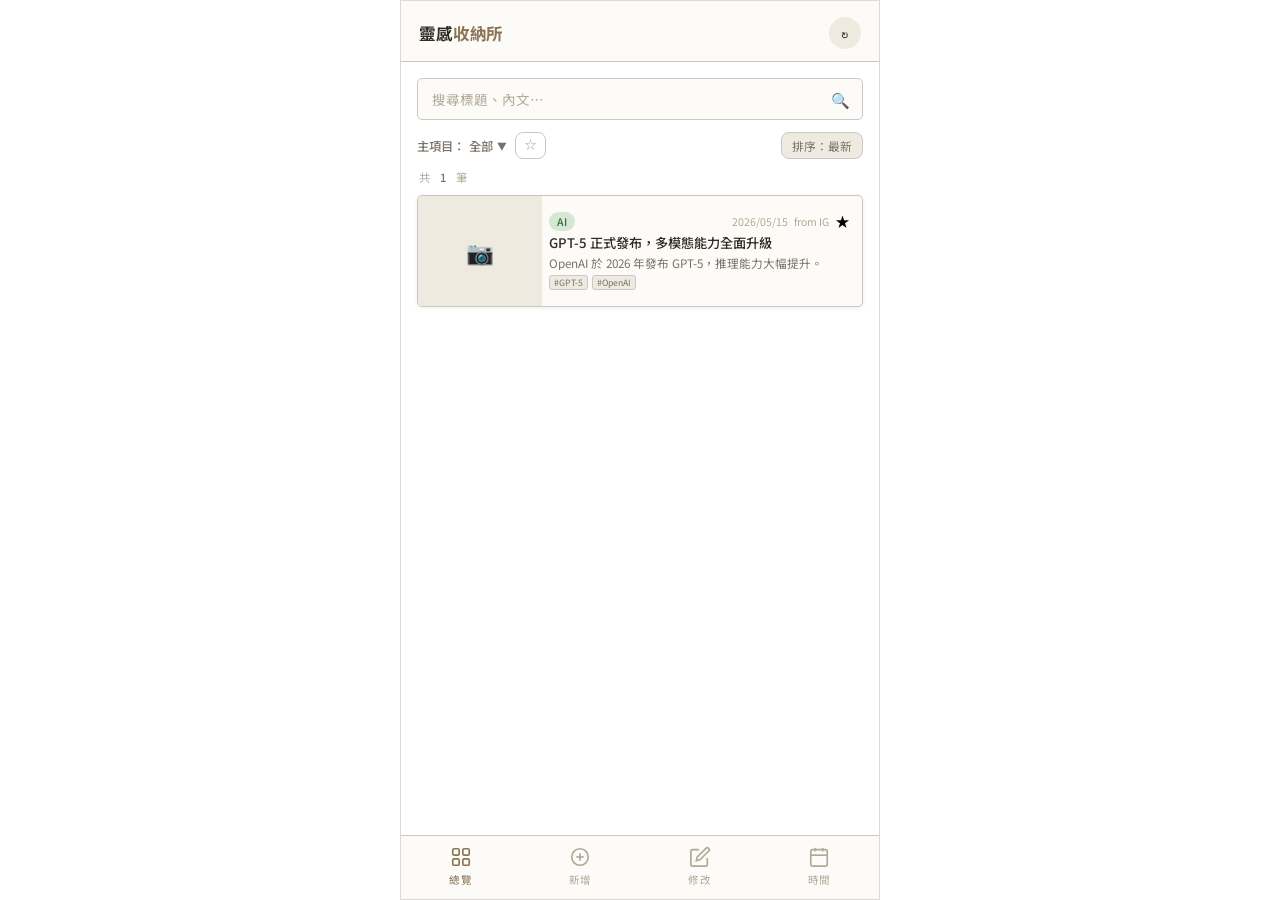
<file: index.html>
<!DOCTYPE html>
<html lang="zh-TW">
<head>
<meta charset="UTF-8">
<meta name="viewport" content="width=device-width, initial-scale=1">
<title>靈感收納所</title>
<link rel="stylesheet" href="style.css">
<style>
  .brand { font-size: 1.1rem; font-weight: 700; letter-spacing: -.01em; }
  .brand span { color: var(--accent); }
  .count-bar {
    font-size: .75rem;
    color: var(--text3);
    padding: 0 2px;
    display: flex; gap: 10px; flex-wrap: wrap;
  }
  .count-bar b { color: var(--text2); font-weight: 500; }
  .no-result { display: none; }
  .no-result.show { display: flex; }
  .list-wrap { display: flex; flex-direction: column; gap: 10px; }
</style>
</head>
<body>
<div class="app-wrap">

  <!-- top bar -->
  <header class="topbar">
    <div class="topbar-title brand">靈感<span>收納所</span></div>
    <button class="topbar-icon" title="重新整理" onclick="loadData()">↻</button>
  </header>

  <!-- page body -->
  <main class="page-body" id="pageBody">

    <!-- search -->
    <div class="search-wrap">
      <input type="search" id="searchInput" placeholder="搜尋標題、內文…" autocomplete="off">
      <span class="search-icon">🔍</span>
    </div>

    <!-- filter row -->
    <div class="filter-row">
      <span class="filter-label" id="filterToggle" onclick="toggleFilter()">
        主項目：<span id="filterLabelText">全部</span>
        <span class="arrow">▼</span>
      </span>
      <button class="star-filter-btn" id="starBtn" onclick="toggleStarFilter()" title="只看重要">☆</button>
      <span class="filter-spacer"></span>
      <button class="sort-btn" onclick="cycleSort()">排序：<span id="sortLabel">最新</span></button>
    </div>

    <!-- filter panel -->
    <div class="filter-panel" id="filterPanel">
      <div>
        <div class="filter-section-label">主分類</div>
        <div class="filter-chips" id="catChips">
          <span class="chip active" data-cat="">全部</span>
          <span class="chip" data-cat="ai">AI</span>
          <span class="chip" data-cat="aitool">AI工具</span>
          <span class="chip" data-cat="paper">論文</span>
          <span class="chip" data-cat="beauty">美妝</span>
          <span class="chip" data-cat="buy">想買</span>
          <span class="chip" data-cat="work">工作</span>
          <span class="chip" data-cat="other">其他</span>
        </div>
      </div>
      <div>
        <div class="filter-section-label">標籤篩選（可複選）</div>
        <div class="filter-chips" id="tagChips"></div>
      </div>
    </div>

    <!-- count -->
    <div class="count-bar" id="countBar"></div>

    <!-- card list -->
    <div class="list-wrap" id="listWrap"></div>

    <!-- empty state -->
    <div class="empty-state no-result" id="noResult">
      <span class="icon">🌿</span>
      目前沒有符合的項目<br>換個關鍵字或清除篩選試試
    </div>

  </main>

  <!-- bottom nav -->
  <nav class="bottom-nav">
    <a class="nav-item active" href="index.html">
      <svg viewBox="0 0 24 24" fill="none" stroke="currentColor" stroke-width="1.8"><rect x="3" y="3" width="7" height="7" rx="1.5"/><rect x="14" y="3" width="7" height="7" rx="1.5"/><rect x="3" y="14" width="7" height="7" rx="1.5"/><rect x="14" y="14" width="7" height="7" rx="1.5"/></svg>
      總覽
    </a>
    <a class="nav-item" href="add.html">
      <svg viewBox="0 0 24 24" fill="none" stroke="currentColor" stroke-width="1.8"><circle cx="12" cy="12" r="9"/><line x1="12" y1="8" x2="12" y2="16"/><line x1="8" y1="12" x2="16" y2="12"/></svg>
      新增
    </a>
    <a class="nav-item" href="edit.html">
      <svg viewBox="0 0 24 24" fill="none" stroke="currentColor" stroke-width="1.8"><path d="M11 4H4a2 2 0 00-2 2v14a2 2 0 002 2h14a2 2 0 002-2v-7"/><path d="M18.5 2.5a2.12 2.12 0 013 3L12 15l-4 1 1-4 9.5-9.5z"/></svg>
      修改
    </a>
    <a class="nav-item" href="date.html">
      <svg viewBox="0 0 24 24" fill="none" stroke="currentColor" stroke-width="1.8"><rect x="3" y="4" width="18" height="18" rx="2"/><line x1="16" y1="2" x2="16" y2="6"/><line x1="8" y1="2" x2="8" y2="6"/><line x1="3" y1="10" x2="21" y2="10"/></svg>
      時間
    </a>
  </nav>
</div>

<!-- toast -->
<div class="toast" id="toast"></div>

<script type="module">
import { getAll, toggleStar, cardHtml, CAT_MAP } from './data.js';

let allData = [];
let activeCat = '';
let activeTags = new Set();
let onlyStarred = false;
let sortMode = 'newest'; // newest | oldest | cat
const sortLabels = { newest:'最新', oldest:'最舊', cat:'分類' };

/* ── load & render ── */
// window.loadData = function() {
//   allData = getAll();
//   buildTagChips();
//   render();
// }
window.loadData = async function() {
  allData = await getAll({ forceRefresh: true });
  buildTagChips();
  render();
}

function buildTagChips() {
  const tagSet = new Set();
  allData.forEach(r => (r.tags||[]).forEach(t => tagSet.add(t)));
  const wrap = document.getElementById('tagChips');
  wrap.innerHTML = '';
  tagSet.forEach(t => {
    const c = document.createElement('span');
    c.className = 'chip' + (activeTags.has(t) ? ' active' : '');
    c.dataset.tag = t;
    c.textContent = '#' + t;
    c.onclick = () => {
      if (activeTags.has(t)) activeTags.delete(t);
      else activeTags.add(t);
      c.classList.toggle('active');
      render();
    };
    wrap.appendChild(c);
  });
}

function render() {
  const q = document.getElementById('searchInput').value.trim().toLowerCase();
  let list = allData.filter(r => {
    if (activeCat && r.category !== activeCat) return false;
    if (onlyStarred && !r.starred) return false;
    if (activeTags.size > 0 && !([...activeTags].every(t => (r.tags||[]).includes(t)))) return false;
    if (q) {
      const hay = (r.title + ' ' + r.summary + ' ' + (r.tags||[]).join(' ')).toLowerCase();
      if (!hay.includes(q)) return false;
    }
    return true;
  });

  if (sortMode === 'oldest') list = list.slice().sort((a,b) => (a.date||'').localeCompare(b.date||''));
  else if (sortMode === 'newest') list = list.slice().sort((a,b) => (b.date||'').localeCompare(a.date||''));
  else if (sortMode === 'cat') list = list.slice().sort((a,b) => (a.category||'').localeCompare(b.category||''));

  const wrap = document.getElementById('listWrap');
  const noRes = document.getElementById('noResult');
  if (list.length === 0) {
    wrap.innerHTML = '';
    noRes.classList.add('show');
  } else {
    noRes.classList.remove('show');
    wrap.innerHTML = list.map(r => cardHtml(r)).join('');
    bindCardEvents(wrap);
  }

  const countBar = document.getElementById('countBar');
  countBar.innerHTML = `共 <b>${list.length}</b> 筆` +
    (activeCat ? `・分類：<b>${CAT_MAP[activeCat]?.label||activeCat}</b>` : '') +
    (activeTags.size > 0 ? `・標籤：<b>${[...activeTags].join(', ')}</b>` : '') +
    (onlyStarred ? `・<b>⭐ 重要</b>` : '');
}

function bindCardEvents(wrap) {
  // star toggle
  wrap.querySelectorAll('.card-star').forEach(btn => {
    btn.onclick = e => {
      e.stopPropagation();
      const id = btn.dataset.id;
      const nowStarred = toggleStar(id);
      btn.textContent = nowStarred ? '★' : '☆';
      btn.classList.toggle('starred', nowStarred);
      btn.closest('.card').classList.toggle('starred', nowStarred);
      showToast(nowStarred ? '已標記重要 ⭐' : '取消標記');
      allData = getAll();
    };
  });
  // image click → url
  wrap.querySelectorAll('.card-img-wrap').forEach(el => {
    el.onclick = () => {
      const url = el.dataset.url;
      if (url && url !== '#') window.open(url, '_blank');
    };
  });
  // card body click → edit
  wrap.querySelectorAll('.card').forEach(card => {
    card.querySelector('.card-body').onclick = () => {
      location.href = 'edit.html?id=' + card.dataset.id;
    };
  });
}

/* ── filter / sort controls ── */
window.toggleFilter = function() {
  const panel = document.getElementById('filterPanel');
  const toggle = document.getElementById('filterToggle');
  panel.classList.toggle('open');
  toggle.classList.toggle('open');
}

document.getElementById('catChips').addEventListener('click', e => {
  const chip = e.target.closest('.chip');
  if (!chip) return;
  document.querySelectorAll('#catChips .chip').forEach(c => c.classList.remove('active'));
  chip.classList.add('active');
  activeCat = chip.dataset.cat;
  document.getElementById('filterLabelText').textContent =
    activeCat ? (CAT_MAP[activeCat]?.label || activeCat) : '全部';
  render();
});

window.toggleStarFilter = function() {
  onlyStarred = !onlyStarred;
  document.getElementById('starBtn').classList.toggle('active', onlyStarred);
  document.getElementById('starBtn').textContent = onlyStarred ? '★' : '☆';
  render();
}

const sortCycle = ['newest','oldest','cat'];
window.cycleSort = function() {
  const idx = (sortCycle.indexOf(sortMode) + 1) % sortCycle.length;
  sortMode = sortCycle[idx];
  document.getElementById('sortLabel').textContent = sortLabels[sortMode];
  render();
}

document.getElementById('searchInput').addEventListener('input', render);

/* ── toast ── */
function showToast(msg) {
  const t = document.getElementById('toast');
  t.textContent = msg;
  t.classList.add('show');
  setTimeout(() => t.classList.remove('show'), 1800);
}

/* ── init ── */
loadData();
</script>
</body>
</html>
</file>
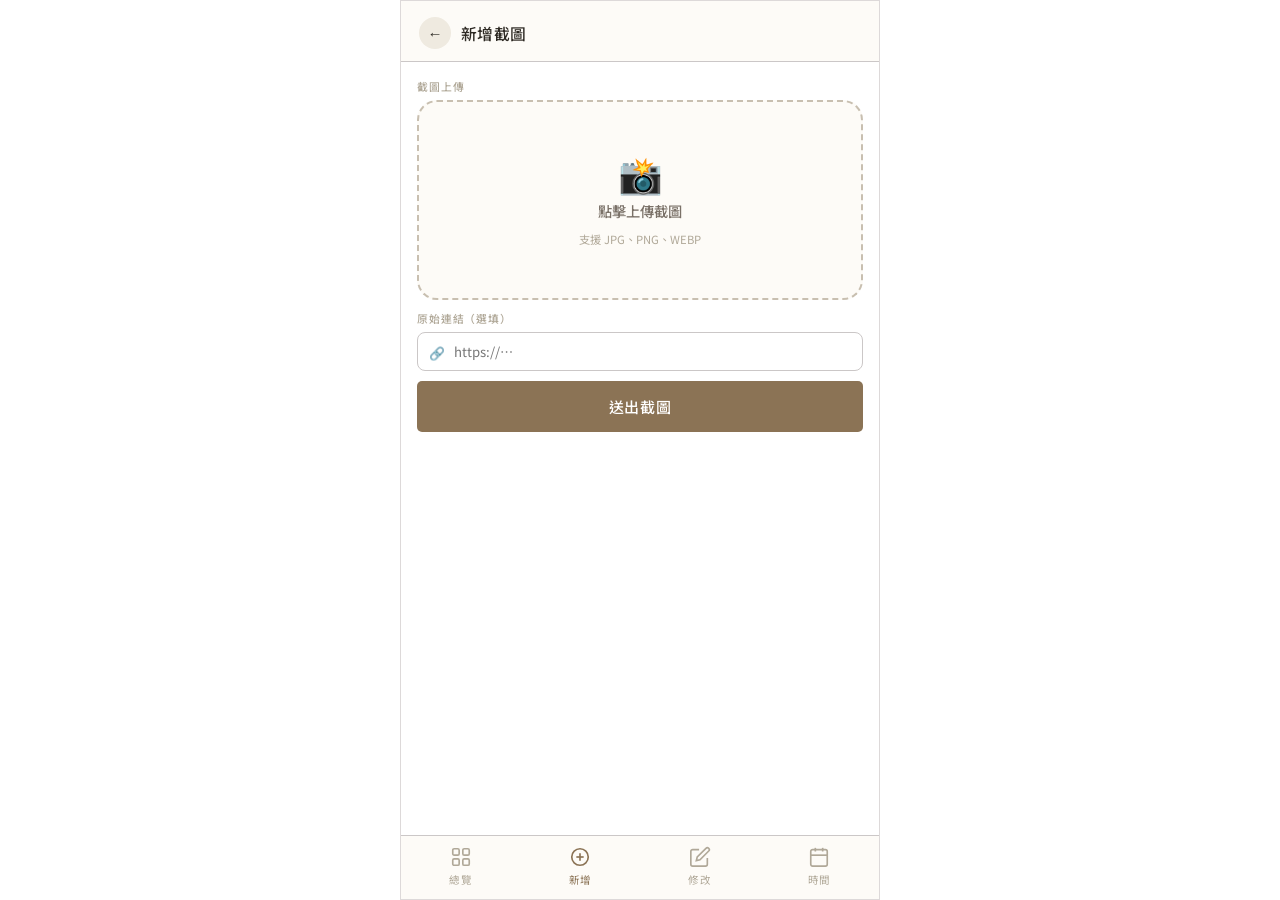
<file: add.html>
<!DOCTYPE html>
<html lang="zh-TW">
<head>
<meta charset="UTF-8">
<meta name="viewport" content="width=device-width, initial-scale=1">
<title>新增 — 靈感收納所</title>
<link rel="stylesheet" href="style.css">
<style>
  /* ── Upload Zone ── */
  .upload-zone {
    border: 2px dashed var(--border2);
    border-radius: var(--radius-lg);
    min-height: 200px;
    display: flex;
    flex-direction: column;
    align-items: center;
    justify-content: center;
    gap: 10px;
    cursor: pointer;
    transition: border-color .2s, background .2s;
    background: var(--surface);
    position: relative;
    overflow: hidden;
  }
  .upload-zone:hover,
  .upload-zone.drag-over { border-color: var(--accent); background: var(--bg2); }
  .upload-zone input[type=file] {
    position: absolute; inset: 0;
    opacity: 0; cursor: pointer;
    width: 100%; height: 100%;
  }
  .upload-zone .up-icon { font-size: 2.4rem; line-height: 1; }
  .upload-zone .up-title {
    font-size: .95rem; font-weight: 500; color: var(--text2);
  }
  .upload-zone .up-hint {
    font-size: .75rem; color: var(--text3);
  }
  .upload-zone .up-preview {
    width: 100%; height: 100%;
    object-fit: cover;
    position: absolute; inset: 0;
    display: none;
  }
  .upload-zone.has-img .up-preview { display: block; }
  .upload-zone.has-img .up-icon,
  .upload-zone.has-img .up-title,
  .upload-zone.has-img .up-hint { display: none; }

  /* overlay badge on preview */
  .preview-overlay {
    position: absolute; bottom: 0; left: 0; right: 0;
    padding: 8px 12px;
    background: linear-gradient(transparent, rgba(0,0,0,.5));
    color: #fff; font-size: .75rem;
    display: none;
    align-items: center; gap: 6px;
  }
  .upload-zone.has-img .preview-overlay { display: flex; }
  .preview-overlay button {
    margin-left: auto;
    background: rgba(255,255,255,.2);
    border: 1px solid rgba(255,255,255,.4);
    border-radius: 8px;
    color: #fff; font-size: .72rem;
    padding: 2px 10px; cursor: pointer;
  }
  .preview-overlay button:hover { background: rgba(255,255,255,.35); }

  /* ── URL field ── */
  .url-wrap {
    position: relative;
  }
  .url-wrap .url-prefix {
    position: absolute; left: 12px; top: 50%;
    transform: translateY(-50%);
    color: var(--text3); font-size: .85rem;
    pointer-events: none;
  }
  .url-wrap input {
    padding-left: 36px !important;
  }

  /* ── Status card ── */
  .status-card {
    background: var(--surface);
    border: 1px solid var(--border);
    border-radius: var(--radius);
    padding: 14px 16px;
    display: none;
    flex-direction: column;
    gap: 8px;
  }
  .status-card.show { display: flex; }
  .status-row {
    display: flex; align-items: center; gap: 10px;
    font-size: .82rem; color: var(--text2);
  }
  .status-dot {
    width: 8px; height: 8px; border-radius: 50%;
    background: var(--border2); flex-shrink: 0;
    transition: background .3s;
  }
  .status-dot.done  { background: #4CAF50; }
  .status-dot.active { background: var(--accent); animation: pulse .8s ease infinite alternate; }
  .status-dot.error { background: #E53935; }
  @keyframes pulse { from { opacity:.4; } to { opacity:1; } }

  /* ── Submit button variants ── */
  .btn-submit-wrap { display: flex; flex-direction: column; gap: 8px; }
  .btn-submit {
    width: 100%; padding: 15px;
    background: var(--accent);
    color: #fff; border: none;
    border-radius: var(--radius);
    font-family: inherit; font-size: 1rem;
    font-weight: 500; letter-spacing: .04em;
    cursor: pointer; transition: background .15s, transform .1s;
    display: flex; align-items: center; justify-content: center; gap: 8px;
  }
  .btn-submit:hover { background: var(--accent2); }
  .btn-submit:active { transform: scale(.98); }
  .btn-submit:disabled { opacity: .55; pointer-events: none; }

  .btn-spinner {
    width: 16px; height: 16px;
    border: 2px solid rgba(255,255,255,.4);
    border-top-color: #fff;
    border-radius: 50%;
    animation: spin .6s linear infinite;
    display: none;
  }
  .btn-submit.loading .btn-spinner { display: block; }
  .btn-submit.loading .btn-label::after { content: '處理中…'; }
  .btn-submit:not(.loading) .btn-label::after { content: '送出截圖'; }
  @keyframes spin { to { transform: rotate(360deg); } }

  /* success state */
  .btn-submit.success {
    background: #4CAF50;
    pointer-events: none;
  }

  /* ── Section heading ── */
  .section-label {
    font-size: .72rem; font-weight: 500;
    color: var(--text3); letter-spacing: .08em;
    text-transform: uppercase;
  }
</style>
</head>
<body>
<div class="app-wrap">

  <header class="topbar">
    <button class="topbar-icon" onclick="history.back()" title="返回">←</button>
    <div class="topbar-title">新增截圖</div>
  </header>

  <main class="page-body">

    <!-- 圖片上傳 -->
    <div style="display:flex;flex-direction:column;gap:6px;">
      <span class="section-label">截圖上傳</span>
      <div class="upload-zone" id="uploadZone">
        <!-- <input type="file" accept="image/*" id="imgInput" capture="environment"> -->
        <input type="file" accept="image/*" id="imgInput">
        <span class="up-icon">📸</span>
        <span class="up-title">點擊上傳截圖</span>
        <span class="up-hint">支援 JPG、PNG、WEBP</span>
        <img id="imgPreview" class="up-preview" alt="預覽">
        <div class="preview-overlay">
          <span id="previewName">圖片已選取</span>
          <button onclick="clearImage(event)">重新選擇</button>
        </div>
      </div>
    </div>

    <!-- 網址（選填） -->
    <div style="display:flex;flex-direction:column;gap:6px;">
      <span class="section-label">原始連結（選填）</span>
      <div class="url-wrap">
        <span class="url-prefix">🔗</span>
        <input class="form-input" type="url" id="urlInput" placeholder="https://…">
      </div>
    </div>

    <!-- 狀態卡片 -->
    <div class="status-card" id="statusCard">
      <div class="status-row">
        <div class="status-dot" id="s1"></div>
        <span id="s1-text">等待送出…</span>
      </div>
      <div class="status-row">
        <div class="status-dot" id="s2"></div>
        <span id="s2-text">等待 Ollama 辨識圖片…</span>
      </div>
      <div class="status-row">
        <div class="status-dot" id="s3"></div>
        <span id="s3-text">等待寫入 Notion…</span>
      </div>
    </div>

    <!-- 送出按鈕 -->
    <div class="btn-submit-wrap">
      <button class="btn-submit" id="submitBtn" onclick="submitForm()">
        <div class="btn-spinner"></div>
        <span class="btn-label"></span>
      </button>
    </div>

  </main>

  <nav class="bottom-nav">
    <a class="nav-item" href="index.html">
      <svg viewBox="0 0 24 24" fill="none" stroke="currentColor" stroke-width="1.8"><rect x="3" y="3" width="7" height="7" rx="1.5"/><rect x="14" y="3" width="7" height="7" rx="1.5"/><rect x="3" y="14" width="7" height="7" rx="1.5"/><rect x="14" y="14" width="7" height="7" rx="1.5"/></svg>
      總覽
    </a>
    <a class="nav-item active" href="add.html">
      <svg viewBox="0 0 24 24" fill="none" stroke="currentColor" stroke-width="1.8"><circle cx="12" cy="12" r="9"/><line x1="12" y1="8" x2="12" y2="16"/><line x1="8" y1="12" x2="16" y2="12"/></svg>
      新增
    </a>
    <a class="nav-item" href="edit.html">
      <svg viewBox="0 0 24 24" fill="none" stroke="currentColor" stroke-width="1.8"><path d="M11 4H4a2 2 0 00-2 2v14a2 2 0 002 2h14a2 2 0 002-2v-7"/><path d="M18.5 2.5a2.12 2.12 0 013 3L12 15l-4 1 1-4 9.5-9.5z"/></svg>
      修改
    </a>
    <a class="nav-item" href="date.html">
      <svg viewBox="0 0 24 24" fill="none" stroke="currentColor" stroke-width="1.8"><rect x="3" y="4" width="18" height="18" rx="2"/><line x1="16" y1="2" x2="16" y2="6"/><line x1="8" y1="2" x2="8" y2="6"/><line x1="3" y1="10" x2="21" y2="10"/></svg>
      時間
    </a>
  </nav>
</div>

<div class="toast" id="toast"></div>

<script>
/* ─────────────────────────────────────────
   ⚙️  設定：改成你的 n8n Webhook URL
───────────────────────────────────────── */
// const N8N_WEBHOOK_URL = 'http://localhost:5678/webhook-test/add-screenshot';
const N8N_WEBHOOK_URL = 'https://rebate-analyst-athletes-ultimate.trycloudflare.com/webhook/add-screenshot_1';

/* ── Image handling ── */
let imgBase64 = '';
let imgMimeType = 'image/jpeg';

const imgInput   = document.getElementById('imgInput');
const imgPreview = document.getElementById('imgPreview');
const uploadZone = document.getElementById('uploadZone');

imgInput.addEventListener('change', () => {
  const file = imgInput.files[0];
  if (!file) return;
  imgMimeType = file.type || 'image/jpeg';
  document.getElementById('previewName').textContent = file.name;
  const reader = new FileReader();
  reader.onload = e => {
    imgBase64 = e.target.result; // full data URL
    imgPreview.src = imgBase64;
    uploadZone.classList.add('has-img');
  };
  reader.readAsDataURL(file);
});

// drag-and-drop
uploadZone.addEventListener('dragover', e => { e.preventDefault(); uploadZone.classList.add('drag-over'); });
uploadZone.addEventListener('dragleave', () => uploadZone.classList.remove('drag-over'));
uploadZone.addEventListener('drop', e => {
  e.preventDefault();
  uploadZone.classList.remove('drag-over');
  const file = e.dataTransfer.files[0];
  if (!file || !file.type.startsWith('image/')) return;
  imgInput.files = e.dataTransfer.files; // not always writable; handle via DataTransfer
  imgMimeType = file.type;
  document.getElementById('previewName').textContent = file.name;
  const reader = new FileReader();
  reader.onload = ev => {
    imgBase64 = ev.target.result;
    imgPreview.src = imgBase64;
    uploadZone.classList.add('has-img');
  };
  reader.readAsDataURL(file);
});

window.clearImage = function(e) {
  e.stopPropagation();
  imgBase64 = '';
  imgPreview.src = '';
  uploadZone.classList.remove('has-img');
  imgInput.value = '';
};

/* ── Status helpers ── */
function setStatus(step, state, text) {
  // step: 1|2|3, state: ''|'active'|'done'|'error'
  const dot = document.getElementById('s' + step);
  const txt = document.getElementById('s' + step + '-text');
  dot.className = 'status-dot ' + state;
  if (text) txt.textContent = text;
}

/* ── Submit ── */
window.submitForm = async function() {
  if (!imgBase64) { showToast('請先上傳截圖 📸'); return; }

  const btn = document.getElementById('submitBtn');
  btn.classList.add('loading');
  btn.disabled = true;

  // show status card
  const card = document.getElementById('statusCard');
  card.classList.add('show');
  setStatus(1, 'active', '正在上傳圖片…');
  setStatus(2, '', '等待 Ollama 辨識圖片…');
  setStatus(3, '', '等待寫入 Notion…');

  // strip the "data:image/xxx;base64," prefix → raw base64
  const rawBase64 = imgBase64.split(',')[1];
  const url = document.getElementById('urlInput').value.trim();

  try {
    setStatus(1, 'done', '圖片已上傳 ✓');
    setStatus(2, 'active', '辨識中…');

    const res = await fetch(N8N_WEBHOOK_URL, {
      method: 'POST',
      // headers: { 'Content-Type': 'application/json' },
      headers: { 
        'Content-Type': 'application/json',
        'ngrok-skip-browser-warning': '1',   // ← 加這行
      },
      body: JSON.stringify({
        image_base64: rawBase64,
        image_mime:   imgMimeType,
        source_url:   url,
        submitted_at: new Date().toISOString(),
      }),
    });

    if (!res.ok) throw new Error('HTTP ' + res.status);

    setStatus(2, 'done', 'Ollama 辨識完成 ✓');
    setStatus(3, 'active', '寫入 Notion 中…');

    // n8n handles everything; if it returns we consider Notion done
    // (optionally read response body for confirmation)
    await res.json().catch(() => ({}));

    setStatus(3, 'done', '已成功寫入 Notion ✓');
    btn.classList.remove('loading');
    btn.classList.add('success');
    btn.innerHTML = '✅ 完成！';

    showToast('✅ 已送出，n8n 處理中！');
    setTimeout(() => location.href = 'index.html', 1500);

  } catch (err) {
    console.error(err);
    setStatus(2, 'error', '發生錯誤：' + err.message);
    btn.classList.remove('loading');
    btn.disabled = false;
    showToast('❌ 送出失敗，請確認 n8n 是否運行中');
  }
};

/* ── Toast ── */
function showToast(msg) {
  const t = document.getElementById('toast');
  t.textContent = msg;
  t.classList.add('show');
  setTimeout(() => t.classList.remove('show'), 2200);
}
</script>
</body>
</html>
</file>
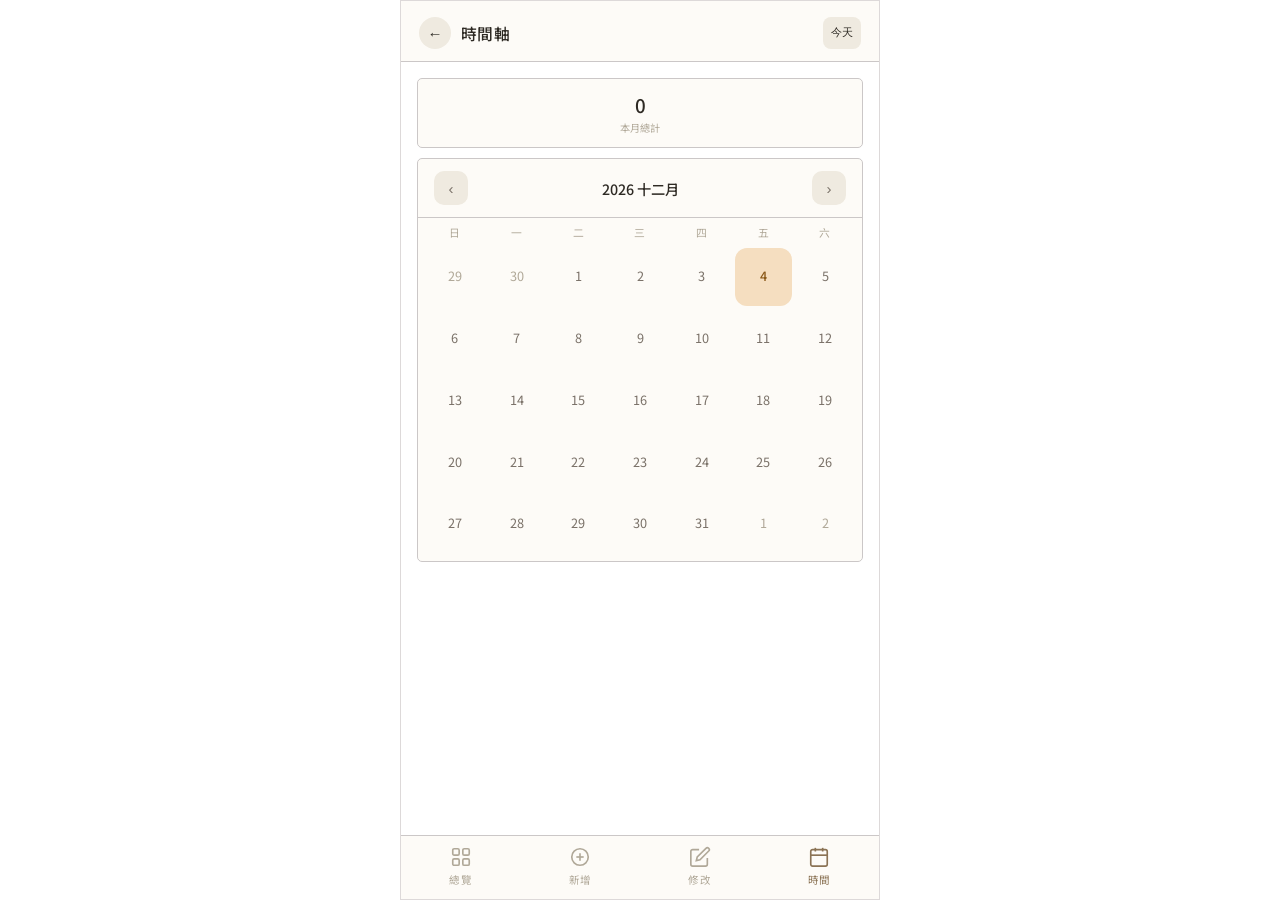
<file: date.html>
<!DOCTYPE html>
<html lang="zh-TW">
<head>
<meta charset="UTF-8">
<meta name="viewport" content="width=device-width, initial-scale=1">
<title>時間 — 靈感收納所</title>
<link rel="stylesheet" href="style.css">
<style>
  /* ── calendar cell overrides ── */
  .cal-grid { display: grid; grid-template-columns: repeat(7,1fr); padding: 0 8px 8px; gap: 4px; }
  .cal-dow  { text-align:center; font-size:.72rem; color:var(--text3); padding:6px 0 4px; border-bottom:none; letter-spacing:.04em; }
  .cal-nav  { width:34px; height:34px; border-radius:10px; background:var(--bg2); border:none; cursor:pointer; color:var(--text2); font-size:1rem; display:flex; align-items:center; justify-content:center; transition:background .15s; }
  .cal-nav:hover { background:var(--bg3); }

  .cal-cell {
    aspect-ratio: 1;
    border-radius: 12px;
    display: flex; flex-direction: column; align-items: center; justify-content: center;
    cursor: pointer; transition: background .12s, transform .1s;
    border: none; padding: 0; min-height: unset; background: transparent;
  }
  .cal-cell:hover { background: var(--bg2); }
  .day-num { font-size:.85rem; color:var(--text2); width:auto; height:auto; display:block; line-height:1; }
  .cal-cell.other-month .day-num { color:var(--text3); }

  /* has records → mint */
  .cal-cell.has-records           { background:#C8E6C8; }
  .cal-cell.has-records .day-num  { color:#3A6B3A; font-weight:500; }
  .cal-cell.has-records:hover     { background:#B0D8B0; }
  .day-count { font-size:.65rem; color:#3A6B3A; line-height:1; margin-top:3px; }

  /* today → amber */
  .cal-cell.today                 { background:#F5DEC0 !important; }
  .cal-cell.today .day-num        { color:#8B5A1A !important; font-weight:500; }
  .cal-cell.today .day-count      { color:#8B5A1A !important; }
  .cal-cell.today:hover           { background:#EDD0A8 !important; }

  /* selected */
  .cal-cell.selected              { background:#9FD4A0 !important; transform:scale(.95); }
  .cal-cell.selected .day-num     { color:#285028 !important; font-weight:500; }

  /* day detail */
  .day-detail { border-top:1px solid var(--border); padding:14px; }
  .day-detail-title { font-size:.82rem; font-weight:500; color:var(--text2); margin-bottom:10px; }
  .day-detail-list  { display:flex; flex-direction:column; gap:8px; }
  .no-day { font-size:.82rem; color:var(--text3); text-align:center; padding:20px 0; }

  .month-summary {
    background: var(--surface);
    border: 1px solid var(--border);
    border-radius: var(--radius);
    padding: 12px 14px;
    display: flex;
    gap: 12px;
    flex-wrap: wrap;
  }
  .month-stat {
    display: flex; flex-direction: column; align-items: center;
    flex: 1; min-width: 64px;
  }
  .month-stat .stat-num  { font-size: 1.25rem; font-weight: 500; color: var(--text); }
  .month-stat .stat-label{ font-size: .68rem;  color: var(--text3); margin-top: 2px; }
</style>
</head>
<body>
<div class="app-wrap">

  <header class="topbar">
    <button class="topbar-icon" onclick="history.back()" title="返回">←</button>
    <div class="topbar-title">時間軸</div>
    <button class="topbar-icon" onclick="goToday()" title="今天" style="font-size:.72rem;font-weight:500;width:auto;padding:0 8px;border-radius:8px;">今天</button>
  </header>

  <main class="page-body">

    <!-- month summary -->
    <div class="month-summary" id="monthSummary">
      <div class="month-stat"><div class="stat-num" id="totalCount">0</div><div class="stat-label">本月總計</div></div>
       </div>

    <!-- calendar -->
    <div class="cal-wrap">
      <div class="cal-header">
        <button class="cal-nav" onclick="prevMonth()">‹</button>
        <div class="cal-title" id="calTitle"></div>
        <button class="cal-nav" onclick="nextMonth()">›</button>
      </div>
      <div class="cal-grid" id="calGrid"></div>
      <!-- day detail -->
      <div class="day-detail" id="dayDetail" style="display:none;">
        <div class="day-detail-title" id="dayDetailTitle"></div>
        <div class="day-detail-list" id="dayDetailList"></div>
      </div>
    </div>

  </main>

  <nav class="bottom-nav">
    <a class="nav-item" href="index.html">
      <svg viewBox="0 0 24 24" fill="none" stroke="currentColor" stroke-width="1.8"><rect x="3" y="3" width="7" height="7" rx="1.5"/><rect x="14" y="3" width="7" height="7" rx="1.5"/><rect x="3" y="14" width="7" height="7" rx="1.5"/><rect x="14" y="14" width="7" height="7" rx="1.5"/></svg>
      總覽
    </a>
    <a class="nav-item" href="add.html">
      <svg viewBox="0 0 24 24" fill="none" stroke="currentColor" stroke-width="1.8"><circle cx="12" cy="12" r="9"/><line x1="12" y1="8" x2="12" y2="16"/><line x1="8" y1="12" x2="16" y2="12"/></svg>
      新增
    </a>
    <a class="nav-item" href="edit.html">
      <svg viewBox="0 0 24 24" fill="none" stroke="currentColor" stroke-width="1.8"><path d="M11 4H4a2 2 0 00-2 2v14a2 2 0 002 2h14a2 2 0 002-2v-7"/><path d="M18.5 2.5a2.12 2.12 0 013 3L12 15l-4 1 1-4 9.5-9.5z"/></svg>
      修改
    </a>
    <a class="nav-item active" href="date.html">
      <svg viewBox="0 0 24 24" fill="none" stroke="currentColor" stroke-width="1.8"><rect x="3" y="4" width="18" height="18" rx="2"/><line x1="16" y1="2" x2="16" y2="6"/><line x1="8" y1="2" x2="8" y2="6"/><line x1="3" y1="10" x2="21" y2="10"/></svg>
      時間
    </a>
  </nav>
</div>

<script type="module">
import { getAll, CAT_MAP } from './data.js';

const DOW = ['日','一','二','三','四','五','六'];
const MONTHS_TW = ['一月','二月','三月','四月','五月','六月','七月','八月','九月','十月','十一月','十二月'];

// let allData = getAll();
let allData = [];
const today = new Date();
let viewYear  = today.getFullYear();
let viewMonth = today.getMonth(); // 0-indexed
let selectedDate = null;

/* build a map: "YYYY-MM-DD" → records[] */
function buildDateMap() {
  const map = {};
  allData.forEach(r => {
    const key = (r.date||r.createdAt||'').slice(0,10).replace(/\//g,'-');
    if (!key) return;
    if (!map[key]) map[key] = [];
    map[key].push(r);
  });
  return map;
}

/* ── render calendar ── */
function renderCalendar() {
  const dateMap = buildDateMap();
  const titleEl = document.getElementById('calTitle');
  titleEl.textContent = `${viewYear} ${MONTHS_TW[viewMonth]}`;

  const grid = document.getElementById('calGrid');

  // DOW headers
  const dowHtml = DOW.map(d => `<div class="cal-dow">${d}</div>`).join('');

  // first day of month
  const firstDay = new Date(viewYear, viewMonth, 1).getDay();
  const daysInMonth = new Date(viewYear, viewMonth+1, 0).getDate();
  const prevDays = new Date(viewYear, viewMonth, 0).getDate();

  let cells = '';

  // prev month filler
  for (let i = firstDay - 1; i >= 0; i--) {
    cells += `<div class="cal-cell other-month"><div class="day-num">${prevDays - i}</div></div>`;
  }

  // current month
  for (let d = 1; d <= daysInMonth; d++) {
    const key = `${viewYear}-${String(viewMonth+1).padStart(2,'0')}-${String(d).padStart(2,'0')}`;
    const dayRecords = dateMap[key] || [];
    const count    = dayRecords.length;
    const isToday  = viewYear===today.getFullYear() && viewMonth===today.getMonth() && d===today.getDate();
    const isSel    = selectedDate === key;
    const hasRec   = count > 0;

    const classes = [
      'cal-cell',
      hasRec   ? 'has-records' : '',
      isToday  ? 'today'       : '',
      isSel    ? 'selected'    : '',
    ].filter(Boolean).join(' ');

    cells += `<div class="${classes}" data-key="${key}" onclick="selectDay('${key}')">
      <div class="day-num">${d}</div>
      ${hasRec ? `<div class="day-count">${count}</div>` : ''}
    </div>`;
  }

  // next month filler
  const total = firstDay + daysInMonth;
  const remaining = total % 7 === 0 ? 0 : 7 - (total % 7);
  for (let d = 1; d <= remaining; d++) {
    cells += `<div class="cal-cell other-month"><div class="day-num">${d}</div></div>`;
  }

  grid.innerHTML = dowHtml + cells;

  // update month summary
  const monthPrefix = `${viewYear}-${String(viewMonth+1).padStart(2,'0')}`;
  const monthRecords = allData.filter(r => {
    const k = (r.date||r.createdAt||'').slice(0,7).replace(/\//g,'-');
    return k === monthPrefix;
  });
  // document.getElemenntBytById('totalCount').textContent  = monthRecords.length;
  // document.getElementById('aiCount').textContent     = monthRecords.filter(r=>r.category==='ai').length;
  // document.getElementById('paperCount').textContent  = monthRecords.filter(r=>r.category==='paper').length;
  // document.getElementById('beautyCount').textContent = monthRecords.filter(r=>r.category==='beauty').length;
  // document.getElemeId('buyCount').textContent    = monthRecords.filter(r=>r.category==='buy').length;
  document.getElementById('totalCount').textContent = monthRecords.length;

// re-select if day still visible
if (selectedDate) showDayDetail(selectedDate, dateMap[selectedDate]||[]);
  // re-select if day still visible
  // if (selectedDate) showDayDetail(selectedDate, dateMap[selectedDate]||[]);
}

/* ── day detail ── */
window.selectDay = function(key) {
  const dateMap = buildDateMap();
  if (selectedDate === key) {
    // toggle off
    selectedDate = null;
    document.getElementById('dayDetail').style.display = 'none';
    renderCalendar();
    return;
  }
  selectedDate = key;
  renderCalendar();
  showDayDetail(key, dateMap[key]||[]);
};

function showDayDetail(key, records) {
  const panel = document.getElementById('dayDetail');
  const [y,m,d] = key.split('-');
  document.getElementById('dayDetailTitle').textContent = `${parseInt(m)}月${parseInt(d)}日 新增 ${records.length} 項`;
  const list = document.getElementById('dayDetailList');

  if (records.length === 0) {
    list.innerHTML = '<div class="no-day">這天沒有紀錄</div>';
  } else {
    list.innerHTML = records.map(r => {
      const cat = CAT_MAP[r.category]||CAT_MAP.other;
      const imgHtml = r.image
        ? `<img src="${r.image}" alt="">`
        : '📷';
      return `<div class="mini-card" onclick="location.href='edit.html?id=${r.id}'">
        <div class="mini-card-img">${imgHtml}</div>
        <div class="mini-card-body">
          <div class="mini-card-title">${r.title||'（無標題）'}</div>
          <div class="mini-card-sub">
            <span class="cat-badge ${cat.cls}" style="font-size:.65rem;padding:1px 6px;">${cat.label}</span>
            ${r.source ? ' · ' + r.source : ''}
            ${r.starred ? ' · ★' : ''}
          </div>
        </div>
      </div>`;
    }).join('');
  }
  panel.style.display = 'block';
  setTimeout(() => panel.scrollIntoView({ behavior:'smooth', block:'nearest' }), 80);
}

/* ── nav ── */
window.prevMonth = function() {
  viewMonth--;
  if (viewMonth < 0) { viewMonth = 11; viewYear--; }
  selectedDate = null;
  document.getElementById('dayDetail').style.display='none';
  renderCalendar();
};
window.nextMonth = function() {
  viewMonth++;
  if (viewMonth > 11) { viewMonth = 0; viewYear++; }
  selectedDate = null;
  document.getElementById('dayDetail').style.display='none';
  renderCalendar();
};
window.goToday = function() {
  viewYear = today.getFullYear(); viewMonth = today.getMonth();
  selectedDate = null;
  document.getElementById('dayDetail').style.display='none';
  renderCalendar();
};

/* ── init ── */
(async () => {
  allData = await getAll({ forceRefresh: true });
  renderCalendar();
})();
</script>
</body>
</html>
</file>
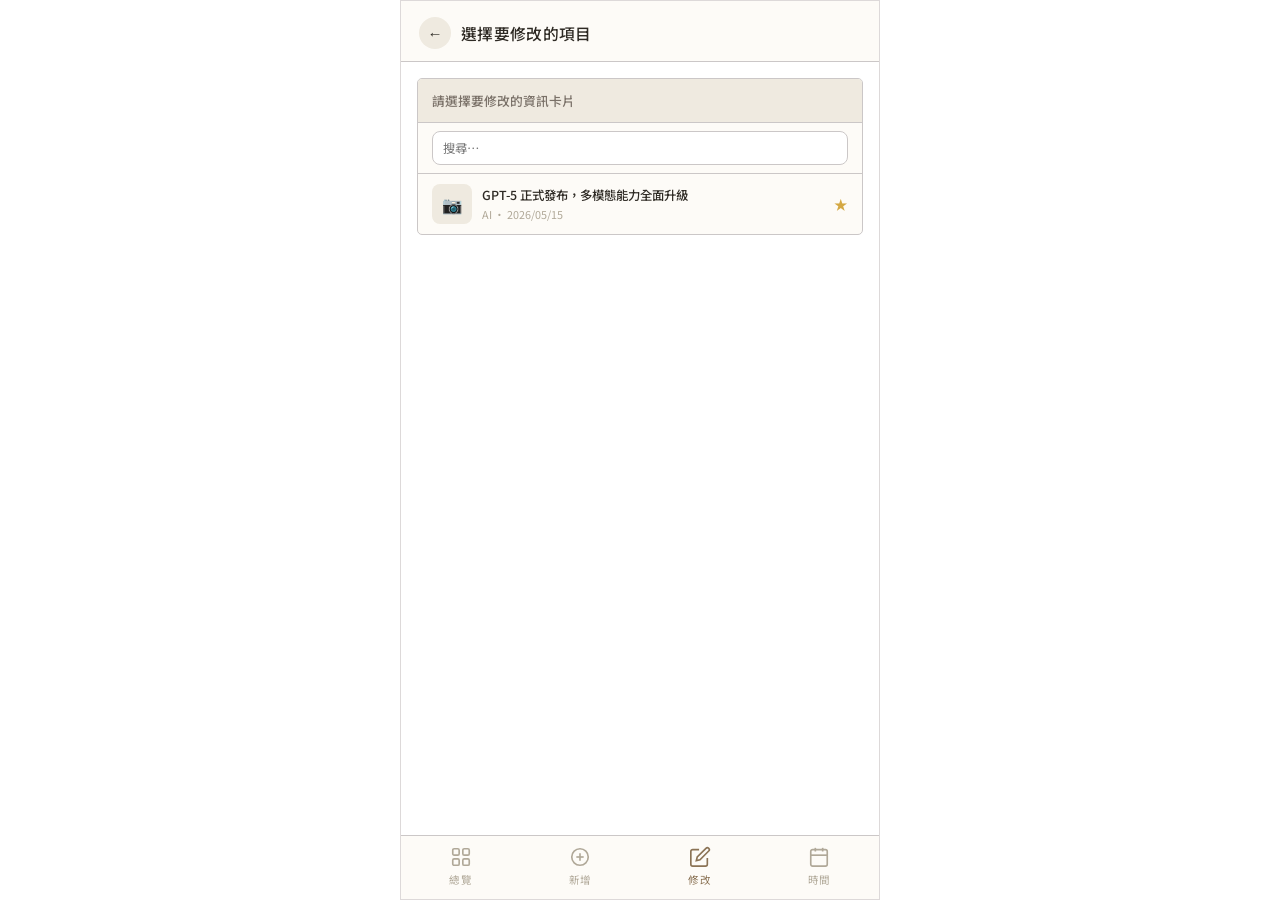
<file: edit.html>
<!DOCTYPE html>
<html lang="zh-TW">
<head>
<meta charset="UTF-8">
<meta name="viewport" content="width=device-width, initial-scale=1">
<title>修改 — 靈感收納所</title>
<link rel="stylesheet" href="style.css">
<style>
  .img-thumb { width: 100%; border-radius: var(--radius-sm); object-fit: cover; max-height: 180px; display: none; }
  .img-thumb.show { display: block; }
  .edit-list-wrap { display: flex; flex-direction: column; gap: 10px; }

  /* Select item to edit */
  .edit-picker {
    background: var(--surface);
    border: 1px solid var(--border);
    border-radius: var(--radius);
    overflow: hidden;
  }
  .edit-picker-header {
    padding: 12px 14px;
    font-size: .85rem;
    font-weight: 500;
    color: var(--text2);
    border-bottom: 1px solid var(--border);
    background: var(--bg2);
  }
  .edit-pick-item {
    display: flex;
    align-items: center;
    gap: 10px;
    padding: 10px 14px;
    border-bottom: 1px solid var(--border);
    cursor: pointer;
    transition: background .12s;
  }
  .edit-pick-item:last-child { border-bottom: none; }
  .edit-pick-item:hover { background: var(--bg2); }
  .edit-pick-item.selected { background: #F0E8DC; }
  .edit-pick-thumb {
    width: 40px; height: 40px; border-radius: 8px;
    background: var(--bg2); flex-shrink: 0;
    overflow: hidden; display: flex; align-items: center; justify-content: center; font-size: 1.1rem;
  }
  .edit-pick-thumb img { width:100%; height:100%; object-fit:cover; }
  .edit-pick-info { flex: 1; min-width: 0; }
  .edit-pick-title { font-size: .83rem; font-weight: 500; overflow: hidden; white-space: nowrap; text-overflow: ellipsis; }
  .edit-pick-sub   { font-size: .72rem; color: var(--text3); margin-top: 2px; }

  .form-section { display: none; }
  .form-section.visible { display: flex; }

  .hint { font-size: .74rem; color: var(--text3); margin-top: 3px; }
  .search-pick { padding: 8px 14px; border-bottom: 1px solid var(--border); }
  .search-pick input {
    width:100%; border:1px solid var(--border); border-radius:var(--radius-sm);
    padding:7px 10px; font-family:inherit; font-size:.83rem;
    color:var(--text); outline:none; background:var(--bg);
  }
  .search-pick input:focus { border-color: var(--accent2); }
</style>
</head>
<body>
<div class="app-wrap">

  <header class="topbar">
    <button class="topbar-icon" onclick="handleBack()" title="返回">←</button>
    <div class="topbar-title" id="topTitle">選擇要修改的項目</div>
  </header>

  <main class="page-body">

    <!-- Step 1: picker -->
    <div class="edit-picker" id="pickerWrap">
      <div class="edit-picker-header">請選擇要修改的資訊卡片</div>
      <div class="search-pick">
        <input type="search" id="pickSearch" placeholder="搜尋…" oninput="filterPicker()">
      </div>
      <div id="pickList"></div>
    </div>

    <!-- Step 2: form (hidden until item selected) -->
    <div class="form-section" id="editForm">

      <div class="form-group">
        <label class="form-label">📷 圖片</label>
        <div class="upload-area" id="uploadArea">
          <input type="file" accept="image/*" id="imgInput">
          <span class="up-icon" id="upIcon">📂</span>
          <span class="up-text" id="upText">點擊更換圖片</span>
          <img id="imgThumb" class="img-thumb" alt="預覽">
        </div>
      </div>

      <div class="form-group">
        <label class="form-label">🔗 原始網址</label>
        <input class="form-input" type="url" id="urlInput" placeholder="https://…">
      </div>

      <div class="form-group">
        <label class="form-label">📂 主分類</label>
        <select class="form-select" id="catSelect">
          <option value="ai">AI</option>
          <option value="paper">論文</option>
          <option value="beauty">美妝</option>
          <option value="buy">想買</option>
          <option value="other">其他</option>
        </select>
      </div>

      <div class="form-group">
        <label class="form-label">📝 標題</label>
        <input class="form-input" type="text" id="titleInput">
      </div>

      <div class="form-group">
        <label class="form-label">💬 簡介</label>
        <textarea class="form-textarea" id="summaryInput" style="min-height:90px;"></textarea>
      </div>

      <div class="form-group">
        <label class="form-label">📌 來源</label>
        <select class="form-select" id="sourceSelect">
          <option value="IG">IG</option>
          <option value="文章">文章</option>
          <option value="YouTube">YouTube</option>
          <option value="Twitter">Twitter / X</option>
          <option value="其他">其他</option>
        </select>
      </div>

      <div class="form-group">
        <label class="form-label">📅 日期</label>
        <input class="form-input" type="date" id="dateInput">
      </div>

      <div class="form-group">
        <label class="form-label">🏷 標籤</label>
        <div class="tags-input-wrap" id="tagsWrap" onclick="document.getElementById('tagTyping').focus()">
          <input id="tagTyping" type="text" placeholder="Enter 新增">
        </div>
        <p class="hint">按 Enter 或空白鍵新增；點 × 刪除</p>
      </div>

      <div class="form-group" style="flex-direction:row;align-items:center;gap:10px;">
        <input type="checkbox" id="starredCheck" style="width:16px;height:16px;accent-color:var(--accent);">
        <label for="starredCheck" class="form-label" style="margin:0;cursor:pointer;">⭐ 標記為重要</label>
      </div>

    </div>

    <button class="btn-submit" id="saveBtn" style="display:none;" onclick="saveEdit()">✓ 儲存修改</button>
    <button class="btn-danger" id="deleteBtn" style="display:none;" onclick="deleteItem()">🗑 刪除此筆資料</button>

  </main>

  <nav class="bottom-nav">
    <a class="nav-item" href="index.html">
      <svg viewBox="0 0 24 24" fill="none" stroke="currentColor" stroke-width="1.8"><rect x="3" y="3" width="7" height="7" rx="1.5"/><rect x="14" y="3" width="7" height="7" rx="1.5"/><rect x="3" y="14" width="7" height="7" rx="1.5"/><rect x="14" y="14" width="7" height="7" rx="1.5"/></svg>
      總覽
    </a>
    <a class="nav-item" href="add.html">
      <svg viewBox="0 0 24 24" fill="none" stroke="currentColor" stroke-width="1.8"><circle cx="12" cy="12" r="9"/><line x1="12" y1="8" x2="12" y2="16"/><line x1="8" y1="12" x2="16" y2="12"/></svg>
      新增
    </a>
    <a class="nav-item active" href="edit.html">
      <svg viewBox="0 0 24 24" fill="none" stroke="currentColor" stroke-width="1.8"><path d="M11 4H4a2 2 0 00-2 2v14a2 2 0 002 2h14a2 2 0 002-2v-7"/><path d="M18.5 2.5a2.12 2.12 0 013 3L12 15l-4 1 1-4 9.5-9.5z"/></svg>
      修改
    </a>
    <a class="nav-item" href="date.html">
      <svg viewBox="0 0 24 24" fill="none" stroke="currentColor" stroke-width="1.8"><rect x="3" y="4" width="18" height="18" rx="2"/><line x1="16" y1="2" x2="16" y2="6"/><line x1="8" y1="2" x2="8" y2="6"/><line x1="3" y1="10" x2="21" y2="10"/></svg>
      時間
    </a>
  </nav>
</div>

<div class="toast" id="toast"></div>

<script type="module">
import { getAll, getById, update, remove, CAT_MAP } from './data.js';

let allData = [];
let selectedId = null;
let imgBase64 = '';
const tags = [];

/* ── init ── */
// allData = getAll();
allData = await getAll({ forceRefresh: true });

// Check if navigated from card click (?id=...)
const urlParams = new URLSearchParams(location.search);
const initId = urlParams.get('id');
if (initId) {
  renderPicker();
  selectItem(initId);
} else {
  renderPicker();
}

/* ── picker ── */
function renderPicker(filter='') {
  const list = allData.filter(r =>
    !filter || (r.title||'').toLowerCase().includes(filter.toLowerCase())
  );
  const wrap = document.getElementById('pickList');
  wrap.innerHTML = list.map(r => `
    <div class="edit-pick-item ${r.id===selectedId?'selected':''}" data-id="${r.id}">
      <div class="edit-pick-thumb">
        ${r.image ? `<img src="${r.image}" alt="">` : '📷'}
      </div>
      <div class="edit-pick-info">
        <div class="edit-pick-title">${r.title||'（無標題）'}</div>
        <div class="edit-pick-sub">${CAT_MAP[r.category]?.label||r.category} · ${r.date||r.createdAt||''}</div>
      </div>
      ${r.starred ? '<span style="color:var(--star);font-size:.9rem;">★</span>' : ''}
    </div>
  `).join('') || '<div style="padding:16px;font-size:.83rem;color:var(--text3);text-align:center;">找不到符合項目</div>';

  wrap.querySelectorAll('.edit-pick-item').forEach(el => {
    el.onclick = () => selectItem(el.dataset.id);
  });
}

window.filterPicker = function() {
  renderPicker(document.getElementById('pickSearch').value);
};

function selectItem(id) {
  selectedId = id;
  const r = getById(id);
  if (!r) return;

  renderPicker(document.getElementById('pickSearch').value);

  document.getElementById('topTitle').textContent = '修改資訊';
  document.getElementById('editForm').classList.add('visible');
  document.getElementById('saveBtn').style.display = 'block';
  document.getElementById('deleteBtn').style.display = 'block';

  // fill form
  imgBase64 = r.image || '';
  if (imgBase64) {
    document.getElementById('imgThumb').src = imgBase64;
    document.getElementById('imgThumb').classList.add('show');
    document.getElementById('upIcon').style.display = 'none';
    document.getElementById('upText').style.display = 'none';
  }
  document.getElementById('urlInput').value    = r.url || '';
  document.getElementById('catSelect').value   = r.category || 'other';
  document.getElementById('titleInput').value  = r.title || '';
  document.getElementById('summaryInput').value = r.summary || '';
  document.getElementById('sourceSelect').value = r.source || '';
  document.getElementById('dateInput').value   = r.date || r.createdAt || '';
  document.getElementById('starredCheck').checked = !!r.starred;

  tags.length = 0;
  (r.tags||[]).forEach(t => tags.push(t));
  renderTags();

  // scroll form into view
  setTimeout(() => document.getElementById('editForm').scrollIntoView({ behavior:'smooth', block:'start' }), 100);
}

/* ── image ── */
document.getElementById('imgInput').addEventListener('change', e => {
  const file = e.target.files[0];
  if (!file) return;
  const reader = new FileReader();
  reader.onload = ev => {
    imgBase64 = ev.target.result;
    document.getElementById('imgThumb').src = imgBase64;
    document.getElementById('imgThumb').classList.add('show');
    document.getElementById('upIcon').style.display = 'none';
    document.getElementById('upText').style.display = 'none';
  };
  reader.readAsDataURL(file);
});

/* ── tags ── */
const tagsWrap = document.getElementById('tagsWrap');
const tagTyping = document.getElementById('tagTyping');
tagTyping.addEventListener('keydown', e => {
  if (e.key==='Enter'||e.key===' ') { e.preventDefault(); addTag(tagTyping.value.trim().replace(/^#/,'')); tagTyping.value=''; }
  else if (e.key==='Backspace'&&tagTyping.value===''&&tags.length) { removeTag(tags[tags.length-1]); }
});
function addTag(t) { if(!t||tags.includes(t)) return; tags.push(t); renderTags(); }
function removeTag(t) { const i=tags.indexOf(t); if(i>-1) tags.splice(i,1); renderTags(); }
function renderTags() {
  tagsWrap.querySelectorAll('.tag-pill').forEach(p=>p.remove());
  tags.forEach(t => {
    const pill=document.createElement('span'); pill.className='tag-pill';
    pill.innerHTML=`${t}<button onclick="window._removeTag('${t}')">×</button>`;
    tagsWrap.insertBefore(pill, tagTyping);
  });
}
window._removeTag = t => removeTag(t);

/* ── save / delete ── */
window.saveEdit = function() {
  if (!selectedId) return;
  const title = document.getElementById('titleInput').value.trim();
  if (!title) { showToast('請輸入標題'); return; }
  update(selectedId, {
    image:    imgBase64,
    url:      document.getElementById('urlInput').value.trim(),
    category: document.getElementById('catSelect').value,
    title,
    summary:  document.getElementById('summaryInput').value.trim(),
    source:   document.getElementById('sourceSelect').value,
    date:     document.getElementById('dateInput').value,
    tags:     [...tags],
    starred:  document.getElementById('starredCheck').checked,
  });
  showToast('✅ 已儲存！');
  setTimeout(() => location.href='index.html', 900);
};

window.deleteItem = function() {
  if (!selectedId) return;
  if (!confirm('確定要刪除這筆資料？此動作無法復原。')) return;
  remove(selectedId);
  showToast('🗑 已刪除');
  setTimeout(() => location.href='index.html', 900);
};

window.handleBack = function() {
  if (document.getElementById('editForm').classList.contains('visible')) {
    document.getElementById('editForm').classList.remove('visible');
    document.getElementById('saveBtn').style.display='none';
    document.getElementById('deleteBtn').style.display='none';
    document.getElementById('topTitle').textContent='選擇要修改的項目';
    selectedId=null;
    renderPicker();
  } else {
    history.back();
  }
};

function showToast(msg) {
  const t=document.getElementById('toast');
  t.textContent=msg; t.classList.add('show');
  setTimeout(()=>t.classList.remove('show'),1800);
}
</script>
</body>
</html>
</file>
<file: style.css>
@import url('https://fonts.googleapis.com/css2?family=Noto+Sans+TC:wght@300;400;500;700&family=DM+Sans:wght@300;400;500&display=swap');

/* ── Reset & Base ── */
*, *::before, *::after { box-sizing: border-box; margin: 0; padding: 0; }

:root {
  --bg:        #fff;
  --bg2:       #EFEAE0;
  --bg3:       #E8E2D6;
  --surface:   #FDFBF7;
  --border:    #cbc7c7;
  --border2:   #C8BFB0;
  --text:      #2E2A24;
  --text2:     #7A7168;
  --text3:     #B0A898;
  --accent:    #8B7355;
  --accent2:   #A08C6E;
  --star:      #D4A843;

  /* category colours */
  --c-ai:      #D4E8D4; --ct-ai:    #3A6B3A;
  --c-paper:   #D4DEF0; --ct-paper: #2D4A80;
  --c-beauty:  #F0D4E8; --ct-beauty:#7A3060;
  --c-buy:     #F0E8D4; --ct-buy:   #7A5A1A;
  --c-other:   #E8E4DC; --ct-other: #5A5448;

  --radius-sm: 8px;
  --radius:    5px;
  --radius-lg: 20px;
  --shadow:    0 1px 4px rgba(60,50,30,.08);
  --shadow-md: 0 4px 16px rgba(60,50,30,.12);
}

html { font-size: 15px; }
body {
  font-family: 'Noto Sans TC', 'DM Sans', sans-serif;
  background: var(--bg);
  color: var(--text);
  min-height: 100vh;
  -webkit-font-smoothing: antialiased;
}

/* ── Layout shell ── */
.app-wrap {
  display: flex;
  flex-direction: column;
  border: solid 1px #ddd9d9;
  min-height: 100vh;
  max-width: 480px;
  margin: 0 auto;
  background: var(--bg);
  position: relative;
}

/* ── Top bar ── */
.topbar {
  display: flex;
  align-items: center;
  padding: 16px 18px 12px;
  background: var(--surface);
  border-bottom: 1px solid var(--border);
  gap: 10px;
  position: sticky; top: 0; z-index: 50;
}
.topbar-title {
  font-size: 1.05rem;
  font-weight: 500;
  letter-spacing: .02em;
  flex: 1;
}
.topbar-icon {
  width: 32px; height: 32px;
  border-radius: 50%;
  background: var(--bg2);
  display: flex; align-items: center; justify-content: center;
  font-size: 15px;
  cursor: pointer;
  border: none;
  color: var(--text);
  transition: background .15s;
  flex-shrink: 0;
}
.topbar-icon:hover { background: var(--bg3); }

/* ── Bottom nav ── */
.bottom-nav {
  display: flex;
  background: var(--surface);
  border-top: 1px solid var(--border);
  position: sticky; bottom: 0; z-index: 50;
}
.nav-item {
  flex: 1;
  display: flex;
  flex-direction: column;
  align-items: center;
  padding: 10px 4px 12px;
  text-decoration: none;
  color: var(--text3);
  font-size: .7rem;
  letter-spacing: .04em;
  gap: 4px;
  cursor: pointer;
  border: none;
  background: none;
  transition: color .15s;
}
.nav-item.active { color: var(--accent); }
.nav-item:hover  { color: var(--accent2); }
.nav-item svg    { width: 22px; height: 22px; }

/* ── Scrollable page body ── */
.page-body {
  flex: 1;
 height: 100%;
  overflow-y: auto;
  padding: 16px 16px 24px;
  display: flex;
  flex-direction: column;
  gap: 10px;
}

/* ── Search bar ── */
.search-wrap {
  position: relative;
  margin-bottom: 2px;
}
.search-wrap input {
  width: 100%;
  background: var(--surface);
  border: 1px solid var(--border);
  border-radius: var(--radius);
  padding: 10px 40px 10px 14px;
  font-family: inherit;
  font-size: .9rem;
  color: var(--text);
  outline: none;
  transition: border-color .15s;
}
.search-wrap input:focus { border-color: var(--accent2); }
.search-wrap input::placeholder { color: var(--text3); }
.search-icon {
  position: absolute; right: 13px; top: 50%;
  transform: translateY(-50%);
  color: var(--text3);
  pointer-events: none;
}

/* ── Filter row ── */
.filter-row {
  display: flex;
  align-items: center;
  gap: 8px;
  flex-wrap: wrap;
}
.filter-label {
  font-size: .82rem;
  font-weight: 500;
  color: var(--text2);
  display: flex;
  align-items: center;
  gap: 4px;
  cursor: pointer;
  user-select: none;
}
.filter-label .arrow { font-size: .65rem; transition: transform .2s; }
.filter-label.open .arrow { transform: rotate(180deg); }
.filter-spacer { flex: 1; }
.sort-btn {
  font-size: .78rem;
  color: var(--text2);
  background: var(--bg2);
  border: 1px solid var(--border);
  border-radius: var(--radius-sm);
  padding: 4px 10px;
  cursor: pointer;
  font-family: inherit;
  transition: background .15s;
}
.sort-btn:hover { background: var(--bg3); }
.star-filter-btn {
  background: none;
  border: 1px solid var(--border);
  border-radius: var(--radius-sm);
  padding: 4px 8px;
  font-size: .85rem;
  cursor: pointer;
  color: var(--text3);
  transition: all .15s;
}
.star-filter-btn.active { color: var(--star); border-color: var(--star); }

/* ── Filter dropdown ── */
.filter-panel {
  background: var(--surface);
  border: 1px solid var(--border);
  border-radius: var(--radius);
  padding: 14px;
  display: none;
  gap: 12px;
  flex-direction: column;
}
.filter-panel.open { display: flex; }
.filter-section-label {
  font-size: .75rem;
  color: var(--text3);
  letter-spacing: .06em;
  text-transform: uppercase;
  margin-bottom: 6px;
}
.filter-chips {
  display: flex;
  flex-wrap: wrap;
  gap: 6px;
}
.chip {
  font-size: .78rem;
  padding: 4px 12px;
  border-radius: 20px;
  border: 1px solid var(--border);
  cursor: pointer;
  background: var(--bg2);
  color: var(--text2);
  transition: all .15s;
  user-select: none;
}
.chip.active {
  background: var(--accent);
  color: #fff;
  border-color: var(--accent);
}

/* ── Card ── */
.card {
  background: var(--surface);
  border: 1px solid var(--border);
  border-radius: var(--radius);
  overflow: hidden;
  display: flex;
  gap: 0;
  box-shadow: var(--shadow);
  transition: box-shadow .15s, transform .15s;
  position: relative;
}
.card:hover { box-shadow: var(--shadow-md); transform: translateY(-1px); }
.card.starred { border-color: #cbc7c7; }

.card-img-wrap {
  width: 28%;
  min-height: 110px;
  flex-shrink: 0;
  overflow: hidden;
  aspect-ratio: 2 / 1;
  cursor: pointer;
  position: relative;
  background: var(--bg2);
}
.card-img-wrap img {
  /* width: 100%;  */
  height: 100%;
  object-fit: cover;
  display: block;
}
.card-img-placeholder {
  width: 100%; height: 100%;
  display: flex; align-items: center; justify-content: center;
  color: var(--text3);
  font-size: 1.5rem;
}

.card-body {
  justify-content: center;
  flex: 1;
  padding: 5px 12px 5px 7px;
  display: flex;
  flex-direction: column;
  gap: 3px;
  min-width: 0;
}
.card-meta {
  display: flex;
  align-items: center;
  gap: 6px;
  flex-wrap: wrap;
}
.cat-badge {
  font-size: .7rem;
  padding: 2px 8px;
  border-radius: 10px;
  font-weight: 500;
}
.cat-badge.ai     { background: var(--c-ai);     color: var(--ct-ai); }
.cat-badge.paper  { background: var(--c-paper);   color: var(--ct-paper); }
.cat-badge.beauty { background: var(--c-beauty);  color: var(--ct-beauty); }
.cat-badge.buy    { background: var(--c-buy);     color: var(--ct-buy); }
.cat-badge.other  { background: var(--c-other);   color: var(--ct-other); }

.card-date {
  font-size: .7rem;
  color: var(--text3);
  margin-left: auto;
  white-space: nowrap;
}
.card-source {
  font-size: .7rem;
  color: var(--text3);
}
.card-title {
  font-size: .88rem;
  font-weight: 500;
  line-height: 1.4;
  color: var(--text);
  overflow: hidden;
  display: -webkit-box;
  -webkit-line-clamp: 2;
  -webkit-box-orient: vertical;
}
.card-desc {
  font-size: .78rem;
  color: var(--text2);
  line-height: 1.2;
  overflow: hidden;
  display: -webkit-box;
  -webkit-line-clamp: 2;
  -webkit-box-orient: vertical;
}
.card-tags {
  display: flex;
  flex-wrap: wrap;
  gap: 4px;
  margin-top: 2px;
}
.tag {
  font-size: .58rem;
  padding: 0px 4px;
  border-radius: 3px;
  background: var(--bg2);
  color: var(--text2);
  border: 1px solid var(--border);
}

.card-star {
  background: none;
  border: none;
  cursor: pointer;
  font-size: 1rem;
  line-height: 1;
  opacity: .4;
  transition: opacity .15s, transform .15s;
}
.card-star:hover   { opacity: .7; transform: scale(1.2); }
.card-star.starred { opacity: 1; }

/* ── Empty state ── */
.empty-state {
  text-align: center;
  padding: 48px 24px;
  color: var(--text3);
  font-size: .88rem;
  line-height: 1.8;
}
.empty-state .icon { font-size: 2.4rem; margin-bottom: 10px; display: block; }

/* ── Form page ── */
.form-section {
  background: var(--surface);
  border: 1px solid var(--border);
  border-radius: var(--radius);
  padding: 16px;
  display: flex;
  flex-direction: column;
  gap: 14px;
}
.form-group {
  display: flex;
  flex-direction: column;
  gap: 5px;
}
.form-label {
  font-size: .78rem;
  font-weight: 500;
  color: var(--text2);
  letter-spacing: .03em;
}
.form-input, .form-textarea, .form-select {
  width: 100%;
  background: var(--bg);
  border: 1px solid var(--border);
  border-radius: var(--radius-sm);
  padding: 9px 12px;
  font-family: inherit;
  font-size: .88rem;
  color: var(--text);
  outline: none;
  transition: border-color .15s;
}
.form-input:focus, .form-textarea:focus, .form-select:focus {
  border-color: var(--accent2);
  background: var(--surface);
}
.form-textarea {
  resize: vertical;
  min-height: 80px;
  line-height: 1.6;
}
.form-select option { background: var(--surface); }

/* image upload area */
.upload-area {
  border: 1.5px dashed var(--border2);
  border-radius: var(--radius);
  min-height: 120px;
  display: flex;
  flex-direction: column;
  align-items: center;
  justify-content: center;
  gap: 8px;
  cursor: pointer;
  transition: border-color .15s, background .15s;
  background: var(--bg);
  position: relative;
  overflow: hidden;
}
.upload-area:hover { border-color: var(--accent2); background: var(--bg2); }
.upload-area input[type=file] {
  position: absolute; inset: 0;
  opacity: 0; cursor: pointer;
  width: 100%; height: 100%;
}
.upload-area .up-icon { font-size: 1.8rem; }
.upload-area .up-text { font-size: .8rem; color: var(--text3); }
.upload-area .up-preview {
  width: 100%; height: 100%;
  object-fit: cover;
  position: absolute; inset: 0;
}

/* tags input */
.tags-input-wrap {
  display: flex;
  flex-wrap: wrap;
  gap: 6px;
  background: var(--bg);
  border: 1px solid var(--border);
  border-radius: var(--radius-sm);
  padding: 7px 10px;
  min-height: 42px;
  align-items: center;
  cursor: text;
  transition: border-color .15s;
}
.tags-input-wrap:focus-within { border-color: var(--accent2); background: var(--surface); }
.tags-input-wrap .tag-pill {
  background: var(--bg3);
  border: 1px solid var(--border);
  border-radius: 10px;
  padding: 2px 8px;
  font-size: .78rem;
  display: flex; align-items: center; gap: 4px;
  color: var(--text2);
}
.tags-input-wrap .tag-pill button {
  background: none; border: none; cursor: pointer;
  color: var(--text3); font-size: .85rem; line-height: 1; padding: 0;
}
.tags-input-wrap input {
  border: none; outline: none; background: none;
  font-family: inherit; font-size: .85rem;
  color: var(--text); flex: 1; min-width: 80px;
}

/* submit button */
.btn-submit {
  width: 100%;
  padding: 13px;
  background: var(--accent);
  color: #fff;
  border: none;
  border-radius: var(--radius);
  font-family: inherit;
  font-size: .95rem;
  font-weight: 500;
  letter-spacing: .04em;
  cursor: pointer;
  transition: background .15s, transform .1s;
}
.btn-submit:hover  { background: var(--accent2); }
.btn-submit:active { transform: scale(.98); }

.btn-danger {
  width: 100%;
  padding: 11px;
  background: none;
  color: #C0392B;
  border: 1px solid #E8C0BC;
  border-radius: var(--radius);
  font-family: inherit;
  font-size: .88rem;
  cursor: pointer;
  transition: background .15s;
  margin-top: 4px;
}
.btn-danger:hover { background: #FDF0EE; }

/* ── Calendar page ── */
.cal-wrap {
  background: var(--surface);
  border: 1px solid var(--border);
  border-radius: var(--radius);
  overflow: hidden;
}
.cal-header {
  display: flex;
  align-items: center;
  padding: 12px 16px;
  border-bottom: 1px solid var(--border);
  gap: 8px;
}
.cal-header .cal-title {
  flex: 1;
  text-align: center;
  font-weight: 500;
  font-size: .95rem;
}
.cal-nav {
  background: none;
  border: none;
  cursor: pointer;
  color: var(--text2);
  font-size: 1rem;
  width: 28px; height: 28px;
  border-radius: 50%;
  display: flex; align-items: center; justify-content: center;
  transition: background .15s;
}
.cal-nav:hover { background: var(--bg2); }

.cal-grid {
  display: grid;
  grid-template-columns: repeat(7, 1fr);
}
.cal-dow {
  text-align: center;
  font-size: .68rem;
  color: var(--text3);
  padding: 6px 0;
  border-bottom: 1px solid var(--border);
  letter-spacing: .04em;
}
.cal-cell {
  min-height: 44px;
  padding: 4px;
  border-right: 1px solid var(--border);
  border-bottom: 1px solid var(--border);
  cursor: pointer;
  transition: background .15s;
  position: relative;
}
.cal-cell:nth-child(7n) { border-right: none; }
.cal-cell:hover { background: var(--bg2); }

.cal-cell.selected { background: #F0E8DC; }

.day-num {
  font-size: .78rem;
  color: var(--text);
  width: 22px; height: 22px;
  display: flex; align-items: center; justify-content: center;
}
.day-dots {
  display: flex;
  gap: 2px;
  flex-wrap: wrap;
  margin-top: 2px;
  padding: 0 2px;
}
.day-dot {
  width: 5px; height: 5px;
  border-radius: 50%;
}
.day-dot.ai     { background: var(--ct-ai); }
.day-dot.paper  { background: var(--ct-paper); }
.day-dot.beauty { background: var(--ct-beauty); }
.day-dot.buy    { background: var(--ct-buy); }
.day-dot.other  { background: var(--ct-other); }

/* day detail panel */
.day-detail {
  border-top: 1px solid var(--border);
  padding: 14px 16px;
}
.day-detail-title {
  font-size: .82rem;
  font-weight: 500;
  color: var(--text2);
  margin-bottom: 10px;
  letter-spacing: .03em;
}
.day-detail-list {
  display: flex;
  flex-direction: column;
  gap: 8px;
}

/* mini card in calendar detail */
.mini-card {
  display: flex;
  gap: 10px;
  align-items: flex-start;
  background: var(--bg);
  border: 1px solid var(--border);
  border-radius: var(--radius-sm);
  padding: 8px 10px;
  cursor: pointer;
  transition: background .15s;
}
.mini-card:hover { background: var(--bg2); }
.mini-card-img {
  width: 44px; height: 44px;
  border-radius: 8px;
  object-fit: cover;
  background: var(--bg2);
  flex-shrink: 0;
  display: flex; align-items: center; justify-content: center;
  font-size: 1.1rem;
  overflow: hidden;
}
.mini-card-img img { width:100%; height:100%; object-fit:cover; }
.mini-card-body { flex:1; min-width:0; }
.mini-card-title {
  font-size: .82rem;
  font-weight: 500;
  line-height: 1.4;
  overflow: hidden;
  display: -webkit-box;
  -webkit-line-clamp: 1;
  -webkit-box-orient: vertical;
}
.mini-card-sub { font-size: .72rem; color: var(--text3); margin-top: 2px; }

/* ── Toast / feedback ── */
.toast {
  position: fixed;
  bottom: 80px; left: 50%;
  transform: translateX(-50%) translateY(20px);
  background: var(--text);
  color: #fff;
  padding: 8px 18px;
  border-radius: 20px;
  font-size: .82rem;
  opacity: 0;
  pointer-events: none;
  transition: opacity .2s, transform .2s;
  z-index: 200;
  white-space: nowrap;
}
.toast.show { opacity: 1; transform: translateX(-50%) translateY(0); }

/* ── Scrollbar ── */
::-webkit-scrollbar { width: 4px; }
::-webkit-scrollbar-track { background: transparent; }
::-webkit-scrollbar-thumb { background: var(--border2); border-radius: 4px; }

/* ── Transitions ── */
.fade-in { animation: fadeIn .25s ease; }
@keyframes fadeIn { from { opacity:0; transform: translateY(6px); } to { opacity:1; transform: none; } }
</file>
